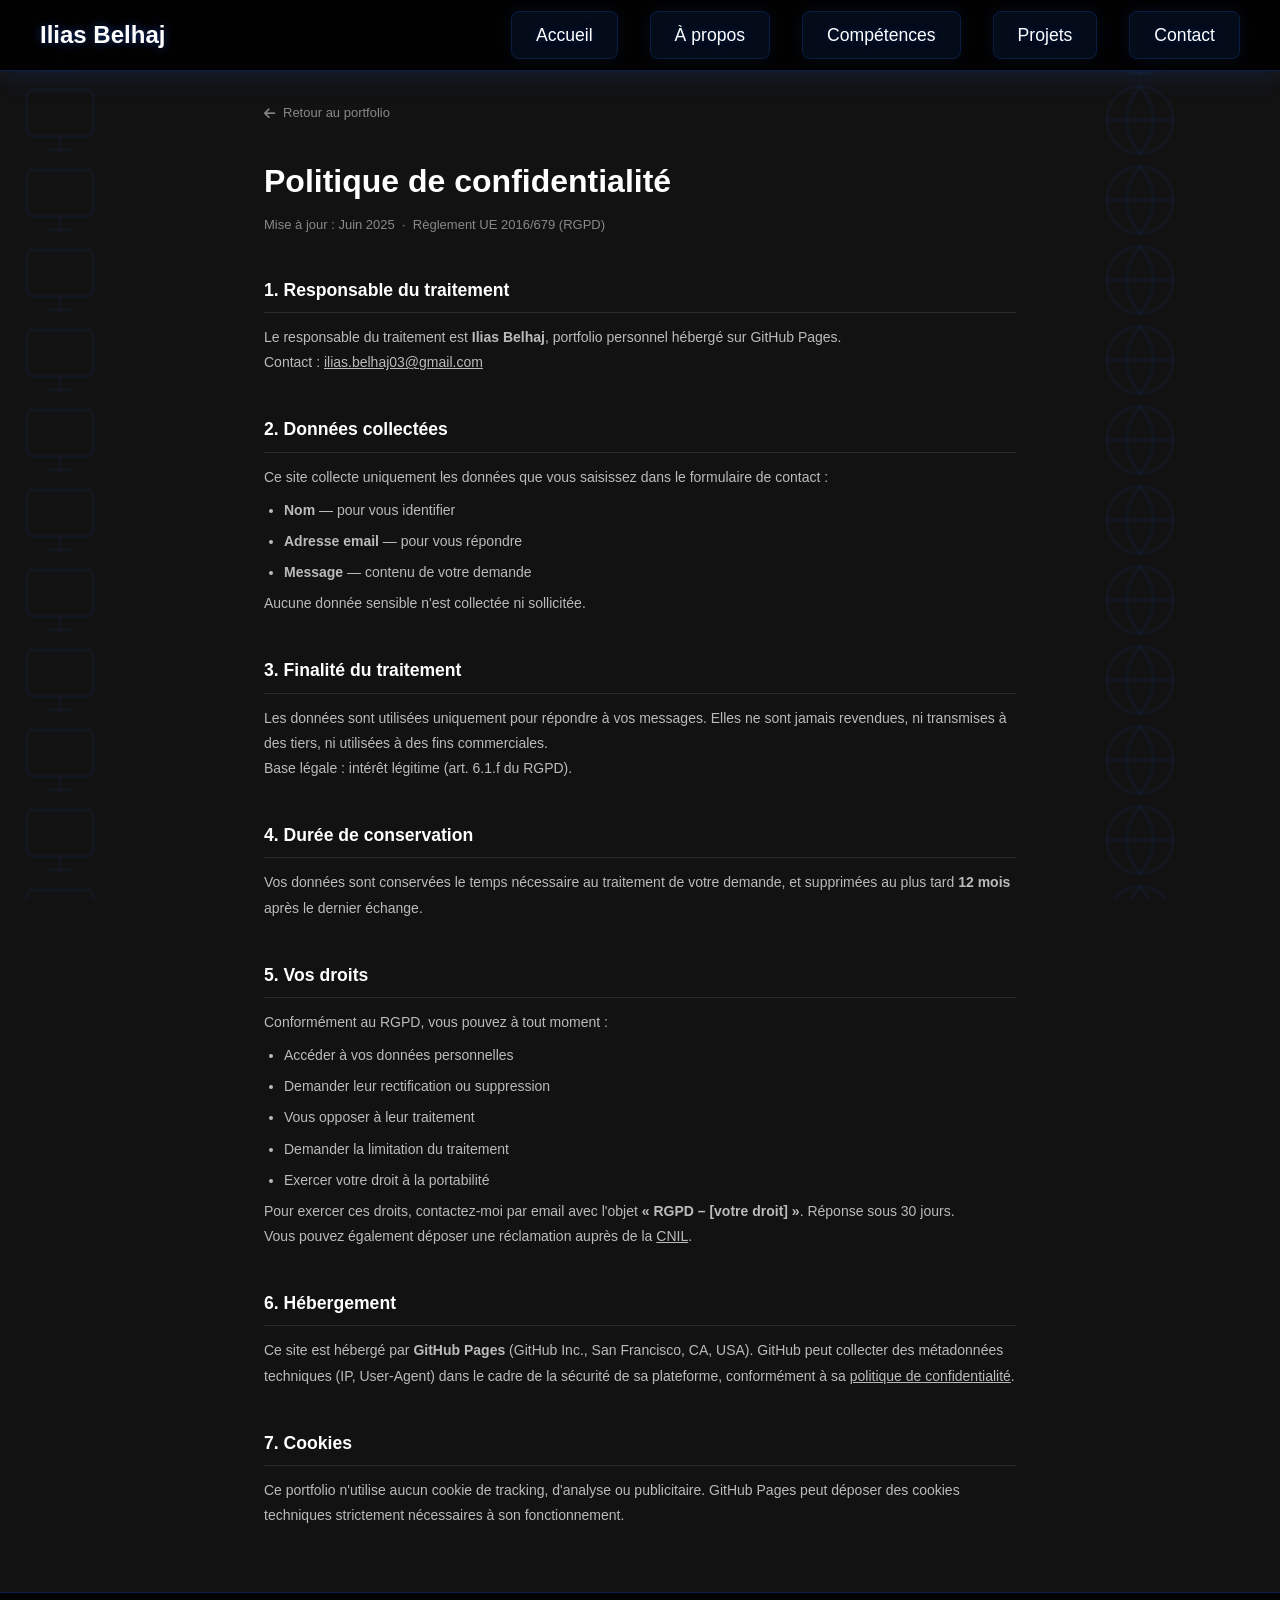
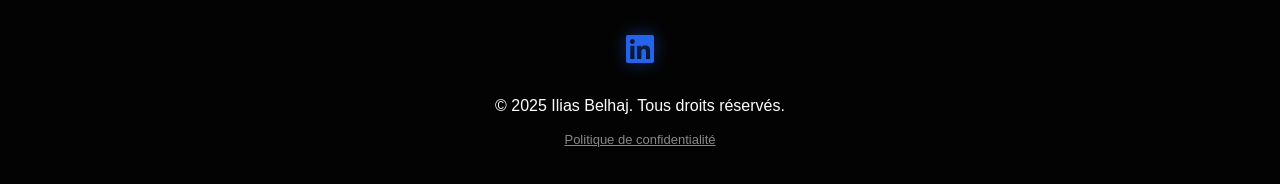
<file: rgpd.html>
<!DOCTYPE html>
<html lang="fr">
<head>
    <meta charset="UTF-8">
    <meta name="viewport" content="width=device-width, initial-scale=1.0">
    <title>Politique de confidentialité — Ilias Belhaj</title>
    <link rel="stylesheet" href="styles.css">
    <link rel="stylesheet" href="https://cdnjs.cloudflare.com/ajax/libs/font-awesome/6.0.0/css/all.min.css">
    <style>
        .rgpd-container {
            max-width: 800px;
            margin: 100px auto 60px;
            padding: 0 24px;
        }
        .rgpd-container h1 {
            font-size: 2rem;
            margin-bottom: 8px;
        }
        .rgpd-meta {
            font-size: 13px;
            color: #888;
            margin-bottom: 40px;
        }
        .rgpd-section {
            margin-bottom: 40px;
        }
        .rgpd-section h2 {
            font-size: 1.1rem;
            margin-bottom: 12px;
            padding-bottom: 8px;
            border-bottom: 1px solid rgba(255,255,255,0.1);
        }
        .rgpd-section p,
        .rgpd-section li {
            font-size: 14px;
            line-height: 1.8;
            color: #bbb;
        }
        .rgpd-section ul {
            padding-left: 20px;
            margin-top: 8px;
        }
        .rgpd-section ul li {
            margin-bottom: 6px;
        }
        .rgpd-back {
            display: inline-flex;
            align-items: center;
            gap: 8px;
            font-size: 13px;
            color: #888;
            text-decoration: none;
            margin-bottom: 32px;
            transition: color 0.2s;
        }
        .rgpd-back:hover { color: #fff; }
    </style>
</head>
<body>

    <nav class="navbar">
        <div class="nav-content">
            <div class="logo">Ilias Belhaj</div>
            <div class="hamburger">
                <span></span><span></span><span></span>
            </div>
            <ul class="nav-links">
                <li><a href="index.html#home">Accueil</a></li>
                <li><a href="index.html#about">À propos</a></li>
                <li><a href="index.html#skills">Compétences</a></li>
                <li><a href="index.html#projects">Projets</a></li>
                <li><a href="index.html#contact">Contact</a></li>
            </ul>
        </div>
    </nav>

    <div class="rgpd-container">

        <a href="index.html" class="rgpd-back">
            <i class="fas fa-arrow-left"></i> Retour au portfolio
        </a>

        <h1>Politique de confidentialité</h1>
        <p class="rgpd-meta">Mise à jour : Juin 2025 &nbsp;·&nbsp; Règlement UE 2016/679 (RGPD)</p>

        <div class="rgpd-section">
            <h2>1. Responsable du traitement</h2>
            <p>Le responsable du traitement est <strong>Ilias Belhaj</strong>, portfolio personnel hébergé sur GitHub Pages.<br>
            Contact : <a href="mailto:ilias.belhaj03@gmail.com" style="color:inherit;">ilias.belhaj03@gmail.com</a></p>
        </div>

        <div class="rgpd-section">
            <h2>2. Données collectées</h2>
            <p>Ce site collecte uniquement les données que vous saisissez dans le formulaire de contact :</p>
            <ul>
                <li><strong>Nom</strong> — pour vous identifier</li>
                <li><strong>Adresse email</strong> — pour vous répondre</li>
                <li><strong>Message</strong> — contenu de votre demande</li>
            </ul>
            <p>Aucune donnée sensible n'est collectée ni sollicitée.</p>
        </div>

        <div class="rgpd-section">
            <h2>3. Finalité du traitement</h2>
            <p>Les données sont utilisées uniquement pour répondre à vos messages. Elles ne sont jamais revendues, ni transmises à des tiers, ni utilisées à des fins commerciales.</p>
            <p>Base légale : intérêt légitime (art. 6.1.f du RGPD).</p>
        </div>

        <div class="rgpd-section">
            <h2>4. Durée de conservation</h2>
            <p>Vos données sont conservées le temps nécessaire au traitement de votre demande, et supprimées au plus tard <strong>12 mois</strong> après le dernier échange.</p>
        </div>

        <div class="rgpd-section">
            <h2>5. Vos droits</h2>
            <p>Conformément au RGPD, vous pouvez à tout moment :</p>
            <ul>
                <li>Accéder à vos données personnelles</li>
                <li>Demander leur rectification ou suppression</li>
                <li>Vous opposer à leur traitement</li>
                <li>Demander la limitation du traitement</li>
                <li>Exercer votre droit à la portabilité</li>
            </ul>
            <p>Pour exercer ces droits, contactez-moi par email avec l'objet <strong>« RGPD – [votre droit] »</strong>. Réponse sous 30 jours.<br>
            Vous pouvez également déposer une réclamation auprès de la <a href="https://www.cnil.fr/fr/plaintes" target="_blank" style="color:inherit; text-decoration:underline;">CNIL</a>.</p>
        </div>

        <div class="rgpd-section">
            <h2>6. Hébergement</h2>
            <p>Ce site est hébergé par <strong>GitHub Pages</strong> (GitHub Inc., San Francisco, CA, USA). GitHub peut collecter des métadonnées techniques (IP, User-Agent) dans le cadre de la sécurité de sa plateforme, conformément à sa <a href="https://docs.github.com/fr/site-policy/privacy-policies/github-general-privacy-statement" target="_blank" style="color:inherit; text-decoration:underline;">politique de confidentialité</a>.</p>
        </div>

        <div class="rgpd-section">
            <h2>7. Cookies</h2>
            <p>Ce portfolio n'utilise aucun cookie de tracking, d'analyse ou publicitaire. GitHub Pages peut déposer des cookies techniques strictement nécessaires à son fonctionnement.</p>
        </div>

    </div>

    <footer>
        <div class="social-links">
            <a href="https://www.linkedin.com/in/ilias-belhaj-435526210/" target="_blank"><i class="fab fa-linkedin"></i></a>
        </div>
        <p>&copy; 2025 Ilias Belhaj. Tous droits réservés.</p>
        <p style="margin-top:8px;"><a href="rgpd.html" style="color:#888; font-size:13px;">Politique de confidentialité</a></p>
    </footer>

    <script src="script.js"></script>
</body>
</html>
</file>
<file: styles.css>
/* Variables globales */
:root {
    --primary-color: #2563eb;
    --secondary-color: #1e40af;
    --text-color: #ffffff;
    --light-bg: #1a1a1a;
    --white: #ffffff;
    --dark-bg: #121212;
    --gray-bg: #2d2d2d;
}

/* Reset et styles de base */
* {
    margin: 0;
    padding: 0;
    box-sizing: border-box;
}

html {
    scroll-behavior: smooth;
}

body {
    font-family: 'Segoe UI', Tahoma, Geneva, Verdana, sans-serif;
    line-height: 1.6;
    color: var(--text-color);
    background-color: var(--dark-bg);
    position: relative;
}

body::before {
    content: '';
    position: fixed;
    top: 0;
    left: 0;
    width: 100%;
    height: 100%;
    background-image: 
        url("data:image/svg+xml,%3Csvg xmlns='http://www.w3.org/2000/svg' width='50' height='50' viewBox='0 0 24 24' fill='none' stroke='%232563eb' stroke-width='1' stroke-opacity='0.2'%3E%3Crect x='2' y='3' width='20' height='14' rx='2' ry='2'/%3E%3Cline x1='8' y1='21' x2='16' y2='21'/%3E%3Cline x1='12' y1='17' x2='12' y2='21'/%3E%3C/svg%3E"),
        url("data:image/svg+xml,%3Csvg xmlns='http://www.w3.org/2000/svg' width='50' height='50' viewBox='0 0 24 24' fill='none' stroke='%232563eb' stroke-width='1' stroke-opacity='0.2'%3E%3Ccircle cx='12' cy='12' r='10'/%3E%3Cpath d='M12 2a15.3 15.3 0 0 1 4 10 15.3 15.3 0 0 1-4 10 15.3 15.3 0 0 1-4-10 15.3 15.3 0 0 1 4-10z'/%3E%3Cpath d='M2 12h20'/%3E%3C/svg%3E");
    background-size: 80px 80px;
    background-position: 
        20px 0,  /* Position des ordinateurs à gauche */
        calc(100% - 100px) 0;  /* Position des ballons à droite */
    background-repeat: repeat-y;
    opacity: 0.3;
    z-index: -1;
    pointer-events: none;
}

@keyframes backgroundFloat {
    0% {
        background-position: 0 0, 50px 50px;
    }
    100% {
        background-position: 100px 100px, 150px 150px;
    }
}

/* Suppression de l'overlay noir */
body::after {
    display: none;
}

/* Section Hero */
.hero {
    height: 100vh;
    display: flex;
    align-items: center;
    justify-content: center;
    text-align: center;
    background-color: transparent;
    color: var(--white);
    padding: 0 1rem;
    position: relative;
    background: linear-gradient(180deg, rgba(37, 99, 235, 0.2) 0%, rgba(18, 18, 18, 0) 100%);
}

.hero::before {
    content: '';
    position: absolute;
    top: 0;
    left: 0;
    width: 100%;
    height: 100%;
    background: radial-gradient(circle at center, rgba(37, 99, 235, 0.15) 0%, rgba(18, 18, 18, 0) 70%);
    z-index: 1;
}

.hero-content {
    position: relative;
    z-index: 2;
    max-width: 800px;
    background-color: rgba(0, 0, 0, 0.7);
    padding: 3rem;
    border-radius: 15px;
    backdrop-filter: blur(10px);
    box-shadow: 0 0 50px rgba(37, 99, 235, 0.3);
    border: 2px solid var(--primary-color);
    width: 600px;
    height: auto;
    display: flex;
    flex-direction: column;
    justify-content: center;
    align-items: center;
    animation: slide 8s ease-in-out infinite;
    background: linear-gradient(135deg, rgba(37, 99, 235, 0.1) 0%, rgba(0, 0, 0, 0.8) 100%);
}

.hero-content h1 {
    font-size: 3.5rem;
    margin-bottom: 1.5rem;
    text-shadow: 0 0 20px rgba(37, 99, 235, 0.5);
    font-weight: bold;
    color: var(--white);
    background-color: rgba(0, 0, 0, 0.6);
    padding: 1rem 2rem;
    border-radius: 10px;
    position: relative;
    z-index: 2;
    border: 1px solid rgba(37, 99, 235, 0.3);
}

.hero-content p {
    font-size: 1.8rem;
    text-shadow: 0 0 15px rgba(37, 99, 235, 0.4);
    font-weight: 500;
    color: var(--white);
    background-color: rgba(0, 0, 0, 0.6);
    padding: 0.8rem 2rem;
    border-radius: 10px;
    position: relative;
    z-index: 2;
    border: 1px solid rgba(37, 99, 235, 0.3);
    margin-bottom: 1rem;
}

@keyframes slide {
    0% {
        transform: translateX(-100px);
        box-shadow: 0 0 50px rgba(37, 99, 235, 0.3);
    }
    50% {
        transform: translateX(100px);
        box-shadow: 0 0 70px rgba(37, 99, 235, 0.5);
    }
    100% {
        transform: translateX(-100px);
        box-shadow: 0 0 50px rgba(37, 99, 235, 0.3);
    }
}

/* Navigation */
.navbar {
    position: fixed;
    top: 0;
    left: 0;
    width: 100%;
    padding: 1rem;
    z-index: 1000;
    background: rgba(0, 0, 0, 0.9);
    backdrop-filter: blur(10px);
    border-bottom: 1px solid rgba(37, 99, 235, 0.3);
    box-shadow: 0 0 30px rgba(37, 99, 235, 0.2);
}

.nav-content {
    display: flex;
    justify-content: space-between;
    align-items: center;
    max-width: 1200px;
    margin: 0 auto;
}

.logo {
    font-size: 1.5rem;
    font-weight: bold;
    color: var(--white);
    text-shadow: 0 0 10px rgba(37, 99, 235, 0.5);
}

.nav-links {
    display: flex;
    gap: 2rem;
    list-style: none;
}

.nav-links a {
    color: var(--white);
    text-decoration: none;
    font-size: 1.1rem;
    font-weight: 500;
    padding: 0.8rem 1.5rem;
    border-radius: 8px;
    transition: all 0.3s ease;
    background: rgba(37, 99, 235, 0.1);
    border: 1px solid rgba(37, 99, 235, 0.2);
    box-shadow: 0 0 15px rgba(37, 99, 235, 0.1);
    text-shadow: 0 0 10px rgba(37, 99, 235, 0.3);
}

.nav-links a:hover {
    background: rgba(37, 99, 235, 0.2);
    transform: translateY(-2px);
    box-shadow: 0 0 20px rgba(37, 99, 235, 0.4);
    border-color: rgba(37, 99, 235, 0.4);
    text-shadow: 0 0 15px rgba(37, 99, 235, 0.5);
}

.nav-links a.active {
    background: rgba(37, 99, 235, 0.3);
    border-color: var(--primary-color);
    box-shadow: 0 0 25px rgba(37, 99, 235, 0.5);
    text-shadow: 0 0 20px rgba(37, 99, 235, 0.6);
}

/* Menu hamburger pour mobile */
.hamburger {
    display: none;
    flex-direction: column;
    cursor: pointer;
    padding: 0.5rem;
    background: rgba(37, 99, 235, 0.1);
    border: 1px solid rgba(37, 99, 235, 0.2);
    border-radius: 8px;
}

.hamburger span {
    width: 25px;
    height: 3px;
    background: var(--white);
    margin: 3px 0;
    transition: 0.3s;
    border-radius: 2px;
}

.hamburger.active span:nth-child(1) {
    transform: rotate(-45deg) translate(-5px, 6px);
}

.hamburger.active span:nth-child(2) {
    opacity: 0;
}

.hamburger.active span:nth-child(3) {
    transform: rotate(45deg) translate(-5px, -6px);
}

/* Sections générales */
.section {
    padding: 5rem 2rem;
    max-width: 1200px;
    margin: 0 auto;
}

.section h2 {
    font-size: 2.5rem;
    margin-bottom: 3rem;
    text-align: center;
    color: var(--white);
    text-shadow: 0 0 20px rgba(37, 99, 235, 0.5);
    background: rgba(37, 99, 235, 0.1);
    padding: 1rem 2rem;
    border-radius: 10px;
    border: 1px solid rgba(37, 99, 235, 0.3);
}

/* Grille des compétences */
.skills-grid {
    display: grid;
    grid-template-columns: repeat(auto-fit, minmax(250px, 1fr));
    gap: 2rem;
    margin-top: 3rem;
}

.skill-card {
    background: rgba(37, 99, 235, 0.1);
    padding: 2rem;
    border-radius: 15px;
    text-align: center;
    border: 1px solid rgba(37, 99, 235, 0.3);
    box-shadow: 0 0 30px rgba(37, 99, 235, 0.2);
    transition: all 0.3s ease;
    backdrop-filter: blur(10px);
}

.adobe-logos {
    display: flex;
    justify-content: center;
    gap: 1rem;
    margin-bottom: 1rem;
    flex-wrap: wrap;
}

.adobe-logos i {
    font-size: 2rem;
    color: var(--primary-color);
    transition: all 0.3s ease;
}

.adobe-logos i:hover {
    transform: scale(1.2);
    text-shadow: 0 0 15px rgba(37, 99, 235, 0.8);
}

.skill-card:hover {
    transform: translateY(-10px);
    box-shadow: 0 0 50px rgba(37, 99, 235, 0.4);
}

.skill-card i:not(.adobe-logos i) {
    font-size: 3rem;
    color: var(--primary-color);
    margin-bottom: 1rem;
    text-shadow: 0 0 20px rgba(37, 99, 235, 0.5);
}

.skill-card h3 {
    font-size: 1.5rem;
    margin-bottom: 1rem;
    color: var(--white);
}

.skill-card p {
    color: #cccccc;
    line-height: 1.6;
}

/* Grille des projets */
.projects-grid {
    display: grid;
    grid-template-columns: repeat(auto-fit, minmax(300px, 1fr));
    gap: 2rem;
    margin-top: 3rem;
}

.project-card {
    background: rgba(37, 99, 235, 0.1);
    border-radius: 15px;
    overflow: hidden;
    border: 1px solid rgba(37, 99, 235, 0.3);
    box-shadow: 0 0 30px rgba(37, 99, 235, 0.2);
    transition: all 0.3s ease;
    backdrop-filter: blur(10px);
}

.project-gallery {
    display: grid;
    grid-template-columns: repeat(auto-fit, minmax(150px, 1fr));
    gap: 1rem;
    padding: 1rem;
}

.gallery-item {
    width: 100%;
    height: 150px;
    object-fit: cover;
    border-radius: 10px;
    cursor: pointer;
    transition: all 0.3s ease;
    border: 2px solid rgba(37, 99, 235, 0.2);
}

.gallery-item:hover {
    transform: scale(1.05);
    border-color: var(--primary-color);
    box-shadow: 0 0 20px rgba(37, 99, 235, 0.4);
}

.gallery-item::after {
    content: '👁️ Voir';
    position: absolute;
    top: 50%;
    left: 50%;
    transform: translate(-50%, -50%);
    background: rgba(0, 0, 0, 0.8);
    color: white;
    padding: 0.5rem 1rem;
    border-radius: 5px;
    font-size: 0.9rem;
    opacity: 0;
    transition: opacity 0.3s ease;
    pointer-events: none;
}

.gallery-item:hover::after {
    opacity: 1;
}

.project-icon {
    font-size: 2rem;
    color: var(--primary-color);
    margin-bottom: 1rem;
    text-shadow: 0 0 15px rgba(37, 99, 235, 0.5);
}

.project-card h3 {
    font-size: 1.5rem;
    margin: 1rem;
    color: var(--white);
}

.project-card p {
    margin: 0 1rem 1rem;
    color: #cccccc;
}

.project-details {
    padding: 1rem;
    background: rgba(0, 0, 0, 0.3);
}

.project-details p {
    margin-bottom: 1rem;
    color: #cccccc;
}

.project-link {
    display: inline-block;
    background: var(--primary-color);
    color: white;
    padding: 0.8rem 1.5rem;
    text-decoration: none;
    border-radius: 8px;
    transition: all 0.3s ease;
    font-weight: 500;
    box-shadow: 0 0 15px rgba(37, 99, 235, 0.3);
}

.project-link:hover {
    background: var(--secondary-color);
    transform: translateY(-2px);
    box-shadow: 0 0 25px rgba(37, 99, 235, 0.5);
}

.about {
    background: rgba(37, 99, 235, 0.05);
    border-radius: 15px;
    padding: 2rem;
    margin-top: 2rem;
    border: 1px solid rgba(37, 99, 235, 0.2);
}

.about-content {
    max-width: 800px;
    margin: 0 auto;
    background: rgba(0, 0, 0, 0.3);
    padding: 2rem;
    border-radius: 15px;
    backdrop-filter: blur(10px);
    border: 1px solid rgba(37, 99, 235, 0.2);
}

.about-text p {
    margin-bottom: 1.5rem;
    line-height: 1.8;
    color: #e0e0e0;
    font-size: 1.1rem;
}

.about-text p:last-child {
    margin-bottom: 0;
}

.contact {
    display: flex;
    flex-direction: column;
    align-items: center;
    justify-content: center;
    text-align: center;
}

.contact-content {
    max-width: 600px;
    margin: 0 auto;
    display: flex;
    flex-direction: column;
    align-items: center;
}

#contact-form {
    display: flex;
    flex-direction: column;
    gap: 1.5rem;
    background: rgba(37, 99, 235, 0.1);
    padding: 2rem;
    border-radius: 15px;
    border: 1px solid rgba(37, 99, 235, 0.3);
    backdrop-filter: blur(10px);
    align-items: center;
    width: 100%;
}

#contact-form input,
#contact-form textarea {
    width: 100%;
    max-width: 400px;
    padding: 1rem;
    border: 1px solid rgba(37, 99, 235, 0.3);
    border-radius: 8px;
    background: rgba(0, 0, 0, 0.5);
    color: var(--white);
    font-size: 1rem;
}

#contact-form input::placeholder,
#contact-form textarea::placeholder {
    color: #cccccc;
}

#contact-form button {
    align-self: center;
    background: var(--primary-color);
    color: white;
    padding: 1rem 2rem;
    border: none;
    border-radius: 8px;
    font-size: 1.1rem;
    font-weight: 500;
    cursor: pointer;
    transition: all 0.3s ease;
    box-shadow: 0 0 20px rgba(37, 99, 235, 0.3);
}

#contact-form button:hover {
    background: var(--secondary-color);
    transform: translateY(-2px);
    box-shadow: 0 0 30px rgba(37, 99, 235, 0.5);
}

footer {
    background: rgba(0, 0, 0, 0.8);
    padding: 2rem;
    text-align: center;
    border-top: 1px solid rgba(37, 99, 235, 0.3);
    margin-top: 4rem;
}

.social-links {
    margin-bottom: 1rem;
}

.social-links a {
    display: inline-block;
    margin: 0 1rem;
    font-size: 2rem;
    color: var(--primary-color);
    transition: all 0.3s ease;
    text-shadow: 0 0 15px rgba(37, 99, 235, 0.5);
}

.social-links a:hover {
    transform: translateY(-5px);
    text-shadow: 0 0 25px rgba(37, 99, 235, 0.8);
    color: var(--white);
}

/* Responsive Design */
@media (min-width: 1200px) {
    .skills-grid {
        grid-template-columns: repeat(4, 1fr);
    }
}

@media (max-width: 768px) {
    /* Navigation mobile */
    .hamburger {
        display: flex;
    }
    
    .nav-links {
        position: fixed;
        top: 100%;
        left: 0;
        width: 100%;
        background: rgba(0, 0, 0, 0.95);
        flex-direction: column;
        padding: 2rem;
        transform: translateY(-100%);
        opacity: 0;
        visibility: hidden;
        transition: all 0.3s ease;
        border-top: 1px solid rgba(37, 99, 235, 0.3);
    }
    
    .nav-links.active {
        transform: translateY(0);
        opacity: 1;
        visibility: visible;
    }
    
    .nav-links li {
        margin: 1rem 0;
    }
    
    .nav-links a {
        display: block;
        width: 100%;
        text-align: center;
        font-size: 1.2rem;
        padding: 1rem;
    }
    
    /* Hero section */
    .hero-content {
        width: 90%;
        padding: 2rem 1rem;
        margin: 0 1rem;
    }
    
    .hero-content h1 {
        font-size: 2.5rem;
        padding: 0.8rem 1.5rem;
    }
    
    .hero-content p {
        font-size: 1.3rem;
        padding: 0.6rem 1.5rem;
    }
    
    /* Sections */
    .section {
        padding: 3rem 1rem;
    }
    
    .section h2 {
        font-size: 2rem;
        padding: 0.8rem 1.5rem;
    }
    
    /* Grilles */
    .skills-grid,
    .projects-grid {
        grid-template-columns: 1fr;
        gap: 1.5rem;
    }
    
    .project-gallery {
        grid-template-columns: 1fr;
    }
    
    .gallery-item {
        height: 200px;
    }
    
    /* About section */
    .about-content {
        padding: 1.5rem;
    }
    
    .about-text p {
        font-size: 1rem;
    }
    
    /* Contact form */
    #contact-form {
        padding: 1.5rem;
    }
    
    /* Footer */
    footer {
        padding: 1.5rem;
    }
    
    .social-links a {
        font-size: 1.8rem;
        margin: 0 0.5rem;
    }
}

@media (max-width: 480px) {
    /* Navigation */
    .navbar {
        padding: 0.8rem;
    }
    
    .logo {
        font-size: 1.3rem;
    }
    
    /* Hero section */
    .hero-content h1 {
        font-size: 2rem;
        padding: 0.6rem 1rem;
    }
    
    .hero-content p {
        font-size: 1.1rem;
        padding: 0.5rem 1rem;
    }
    
    /* Sections */
    .section {
        padding: 2rem 0.8rem;
    }
    
    .section h2 {
        font-size: 1.8rem;
        padding: 0.6rem 1rem;
    }
    
    /* Skill cards */
    .skill-card {
        padding: 1.5rem;
    }
    
    .skill-card i:not(.adobe-logos i) {
        font-size: 2.5rem;
    }
    
    .skill-card h3 {
        font-size: 1.3rem;
    }
    
    /* Project cards */
    .project-card h3 {
        font-size: 1.3rem;
        margin: 0.8rem;
    }
    
    .project-card p {
        margin: 0 0.8rem 0.8rem;
        font-size: 0.9rem;
    }
    
    /* About section */
    .about {
        padding: 1.5rem;
    }
    
    .about-content {
        padding: 1rem;
    }
    
    .about-text p {
        font-size: 0.95rem;
        line-height: 1.6;
    }
    
    /* Contact form */
    #contact-form {
        padding: 1rem;
    }
    
    #contact-form input,
    #contact-form textarea {
        padding: 0.8rem;
        font-size: 0.9rem;
    }
    
    #contact-form button {
        padding: 0.8rem 1.5rem;
        font-size: 1rem;
    }
    
    /* Footer */
    footer {
        padding: 1rem;
    }
    
    .social-links a {
        font-size: 1.5rem;
    }
}

/* Modales */
.modal {
    display: none;
    position: fixed;
    z-index: 2000;
    left: 0;
    top: 0;
    width: 100%;
    height: 100%;
    background-color: rgba(0, 0, 0, 0.9);
    backdrop-filter: blur(5px);
}

.modal-content {
    position: relative;
    margin: 2% auto;
    padding: 2rem;
    width: 90%;
    max-width: 1000px;
    max-height: 90vh;
    background: rgba(18, 18, 18, 0.95);
    border-radius: 15px;
    border: 2px solid var(--primary-color);
    box-shadow: 0 0 50px rgba(37, 99, 235, 0.5);
    backdrop-filter: blur(10px);
    overflow-y: auto;
    display: flex;
    flex-direction: column;
}

.modal-image {
    width: 100%;
    max-height: 70vh;
    object-fit: contain;
    border-radius: 10px;
    margin-bottom: 1.5rem;
    border: 1px solid rgba(37, 99, 235, 0.3);
    background: rgba(0, 0, 0, 0.3);
}

.modal-details {
    color: var(--white);
    flex-shrink: 0;
}

.modal-details h3 {
    font-size: 1.8rem;
    margin-bottom: 1rem;
    color: var(--primary-color);
    text-shadow: 0 0 15px rgba(37, 99, 235, 0.5);
}

.modal-details p {
    line-height: 1.6;
    margin-bottom: 1rem;
    color: #e0e0e0;
}

.close-modal {
    position: absolute;
    top: 1rem;
    right: 1.5rem;
    font-size: 2rem;
    font-weight: bold;
    color: var(--white);
    cursor: pointer;
    transition: all 0.3s ease;
    background: rgba(37, 99, 235, 0.2);
    width: 40px;
    height: 40px;
    display: flex;
    align-items: center;
    justify-content: center;
    border-radius: 50%;
    border: 1px solid rgba(37, 99, 235, 0.3);
    z-index: 10;
}

.close-modal:hover {
    background: rgba(37, 99, 235, 0.4);
    transform: scale(1.1);
    box-shadow: 0 0 20px rgba(37, 99, 235, 0.5);
}

/* Responsive pour les modales */
@media (max-width: 768px) {
    .modal-content {
        margin: 5% auto;
        padding: 1.5rem;
        width: 95%;
        max-height: 85vh;
    }
    
    .modal-image {
        max-height: 60vh;
    }
    
    .modal-details h3 {
        font-size: 1.5rem;
    }
    
    .modal-details p {
        font-size: 0.95rem;
    }
    
    .close-modal {
        top: 0.5rem;
        right: 1rem;
        font-size: 1.5rem;
        width: 35px;
        height: 35px;
    }
}

@media (max-width: 480px) {
    .modal-content {
        margin: 10% auto;
        padding: 1rem;
        width: 98%;
        max-height: 80vh;
    }
    
    .modal-image {
        max-height: 50vh;
    }
    
    .modal-details h3 {
        font-size: 1.3rem;
    }
    
    .modal-details p {
        font-size: 0.9rem;
    }
    
    .close-modal {
        top: 0.3rem;
        right: 0.8rem;
        font-size: 1.3rem;
        width: 30px;
        height: 30px;
    }
}

/* Section Home */
#home {
    height: 100vh;
    display: flex;
    align-items: center;
    justify-content: center;
    text-align: center;
    background: linear-gradient(180deg, rgba(37, 99, 235, 0.2) 0%, rgba(18, 18, 18, 0) 100%);
    position: relative;
}

.welcome-content {
    max-width: 800px;
    background-color: rgba(0, 0, 0, 0.7);
    padding: 3rem;
    border-radius: 15px;
    backdrop-filter: blur(10px);
    box-shadow: 0 0 50px rgba(37, 99, 235, 0.3);
    border: 2px solid var(--primary-color);
    animation: slide 8s ease-in-out infinite;
    background: linear-gradient(135deg, rgba(37, 99, 235, 0.1) 0%, rgba(0, 0, 0, 0.8) 100%);
}

.welcome-content h1 {
    font-size: 3.5rem;
    margin-bottom: 1.5rem;
    text-shadow: 0 0 20px rgba(37, 99, 235, 0.5);
    font-weight: bold;
    color: var(--white);
    background-color: rgba(0, 0, 0, 0.6);
    padding: 1rem 2rem;
    border-radius: 10px;
    border: 1px solid rgba(37, 99, 235, 0.3);
}

.welcome-content p {
    font-size: 1.8rem;
    text-shadow: 0 0 15px rgba(37, 99, 235, 0.4);
    font-weight: 500;
    color: var(--white);
    background-color: rgba(0, 0, 0, 0.6);
    padding: 0.8rem 2rem;
    border-radius: 10px;
    border: 1px solid rgba(37, 99, 235, 0.3);
    margin-bottom: 1rem;
}

/* Responsive pour la section home */
@media (max-width: 768px) {
    .welcome-content {
        padding: 2rem 1.5rem;
        margin: 0 1rem;
    }
    
    .welcome-content h1 {
        font-size: 2.5rem;
        padding: 0.8rem 1.5rem;
    }
    
    .welcome-content p {
        font-size: 1.3rem;
        padding: 0.6rem 1.5rem;
    }
}

@media (max-width: 480px) {
    .welcome-content {
        padding: 1.5rem 1rem;
    }
    
    .welcome-content h1 {
        font-size: 2rem;
        padding: 0.6rem 1rem;
    }
    
    .welcome-content p {
        font-size: 1.1rem;
        padding: 0.5rem 1rem;
    }
}

/* Tags pour les projets */
.project-tags {
    display: flex;
    flex-wrap: wrap;
    gap: 0.5rem;
    margin: 1rem;
}

.project-tags span {
    background: rgba(37, 99, 235, 0.2);
    color: var(--primary-color);
    padding: 0.3rem 0.8rem;
    border-radius: 15px;
    font-size: 0.8rem;
    border: 1px solid rgba(37, 99, 235, 0.3);
}

@media (max-width: 480px) {
    .project-tags {
        margin: 0.8rem;
    }
    
    .project-tags span {
        font-size: 0.7rem;
        padding: 0.2rem 0.6rem;
    }
}
</file>
